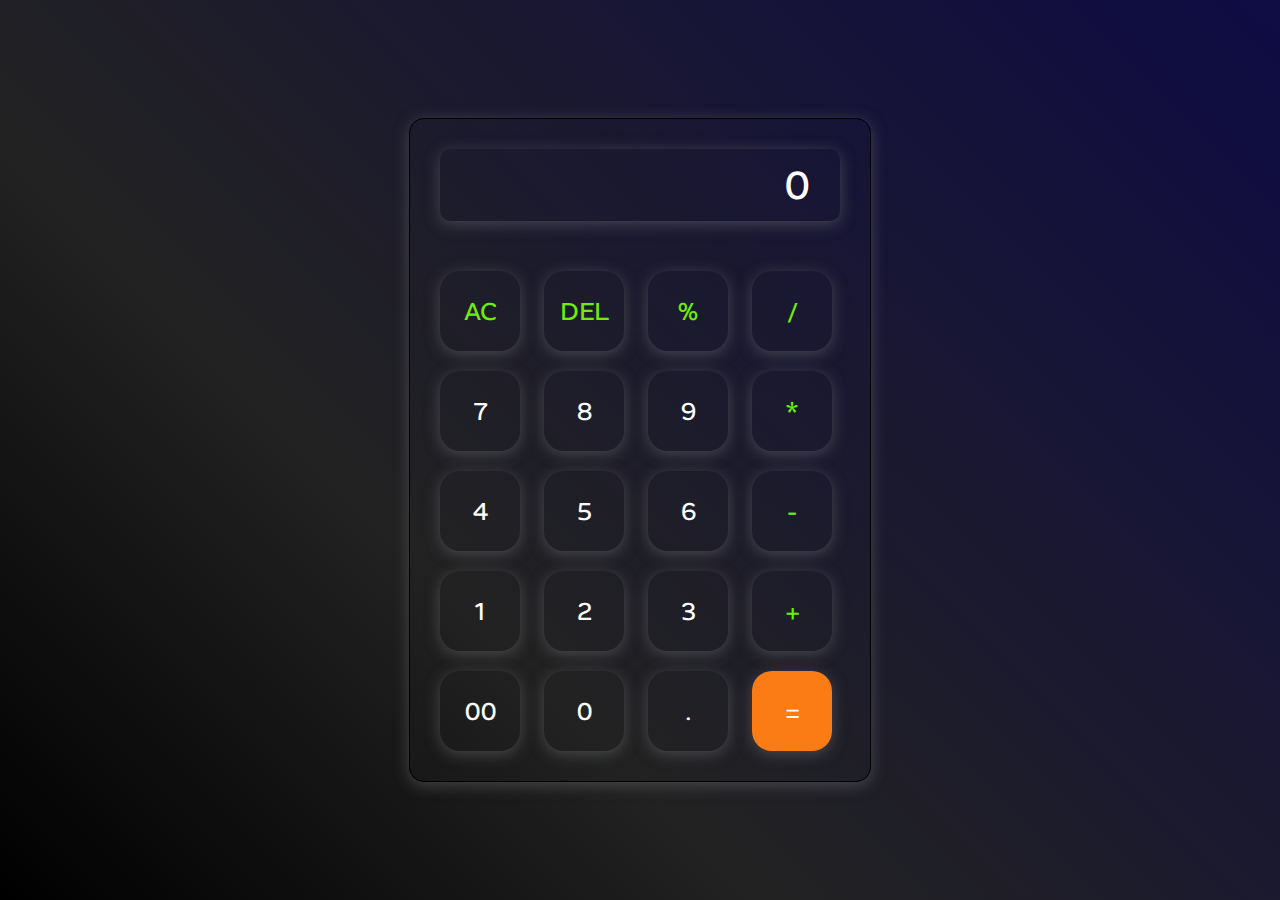
<file: calculator/index.html>
<!DOCTYPE html>
<html lang="en">
<head>
    <meta charset="UTF-8">
    <meta name="viewport" content="width=device-width, initial-scale=1.0">
    <title>Calculator</title>
    <link rel="stylesheet" href="style.css">
</head>
<body>
    <div class="calci-body">
        <input type="text" id="display" placeholder="0" disabled>
        <div class="btns">
            <button class="operator">AC</button>
            <button class="operator">DEL</button>
            <button class="operator">%</button>
            <button class="operator">/</button>
        </div>
        <div class="btns">
            <button>7</button>
            <button>8</button>
            <button>9</button>
            <button class="operator">*</button>
        </div>
        <div class="btns">
            <button>4</button>
            <button>5</button>
            <button>6</button>
            <button class="operator">-</button>
        </div>
        <div class="btns">
            <button>1</button>
            <button>2</button>
            <button>3</button>
            <button class="operator">+</button>
        </div>
        <div class="btns">
            <button>00</button>
            <button>0</button>
            <button>.</button>
            <button class="equalbtn">=</button>
        </div>
    </div>

    <script src="script.js"></script>
    
</body>

</html>
</file>
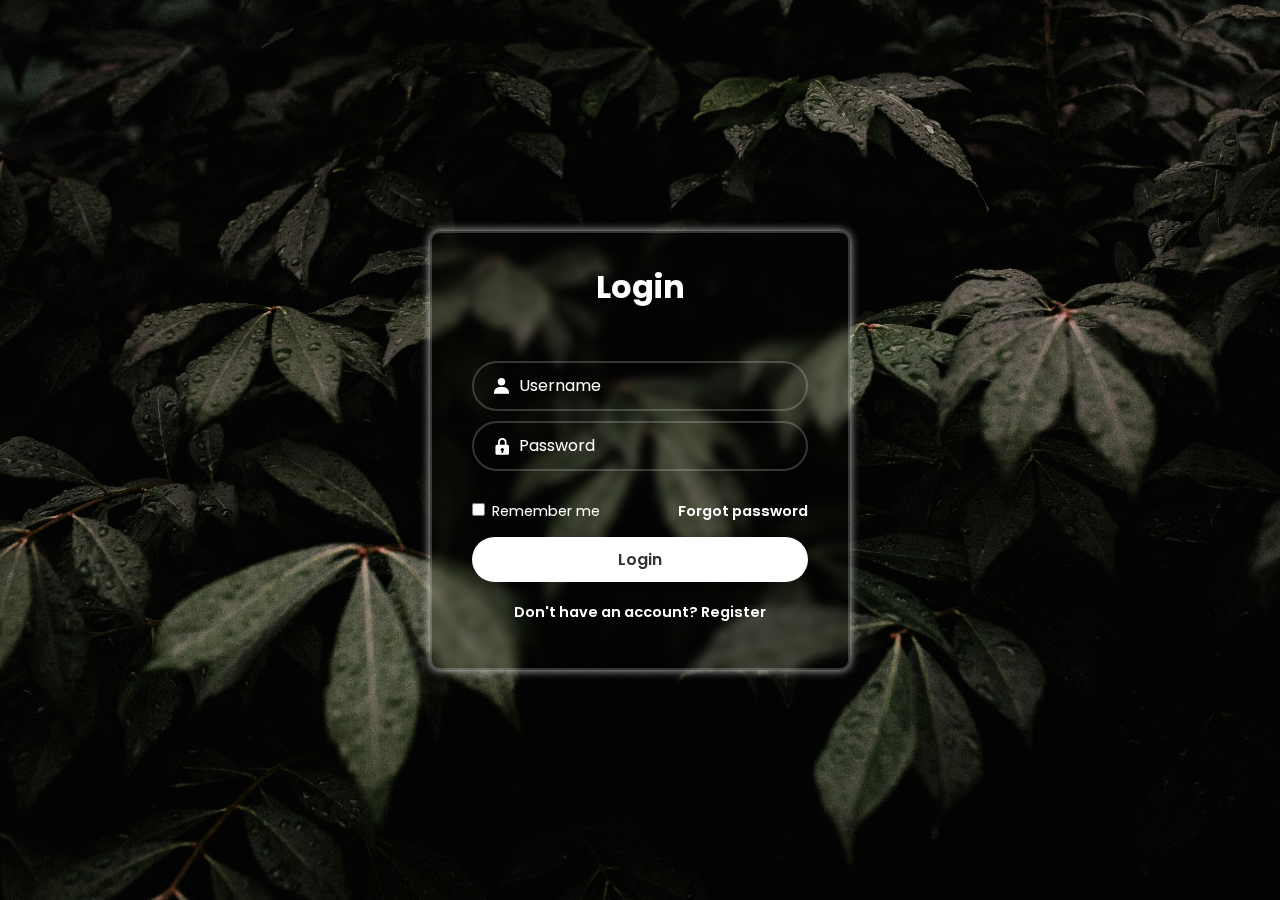
<file: login-form/index.html>
<!DOCTYPE html>
<html lang="en">
<head>
    <meta charset="UTF-8">
    <meta name="viewport" content="width=device-width, initial-scale=1.0">
    <title>LoginPage</title>
    <link rel="stylesheet" href="style.css">
    <link rel="stylesheet" href="boxicons.min.css">
</head>
<body>
    <div class="wrapper">
        <form action="">
            <h1>Login</h1>
            <div class="input-box">
                <input type="text" placeholder="Username" required autocomplete="username">
                <i class="bx  bxs-user"  ></i> 
            </div>
            <div class="input-box">
                <input type="password" placeholder="Password" required autocomplete="current-password">
                <i class="bx  bxs-lock"  ></i> 
            </div>

            <div class="remember-forgot">
                <label><input type="checkbox"> Remember me
                </label>
                <a href="#">Forgot password</a>
            </div>

            <button type="submit" class="btn">Login</button>

            <div class="register-link">
                <p>Don't have an account? <a href="#">Register</a>
                </p>
            </div>

        </form>
    </div>
    
</body>
</html>
</file>
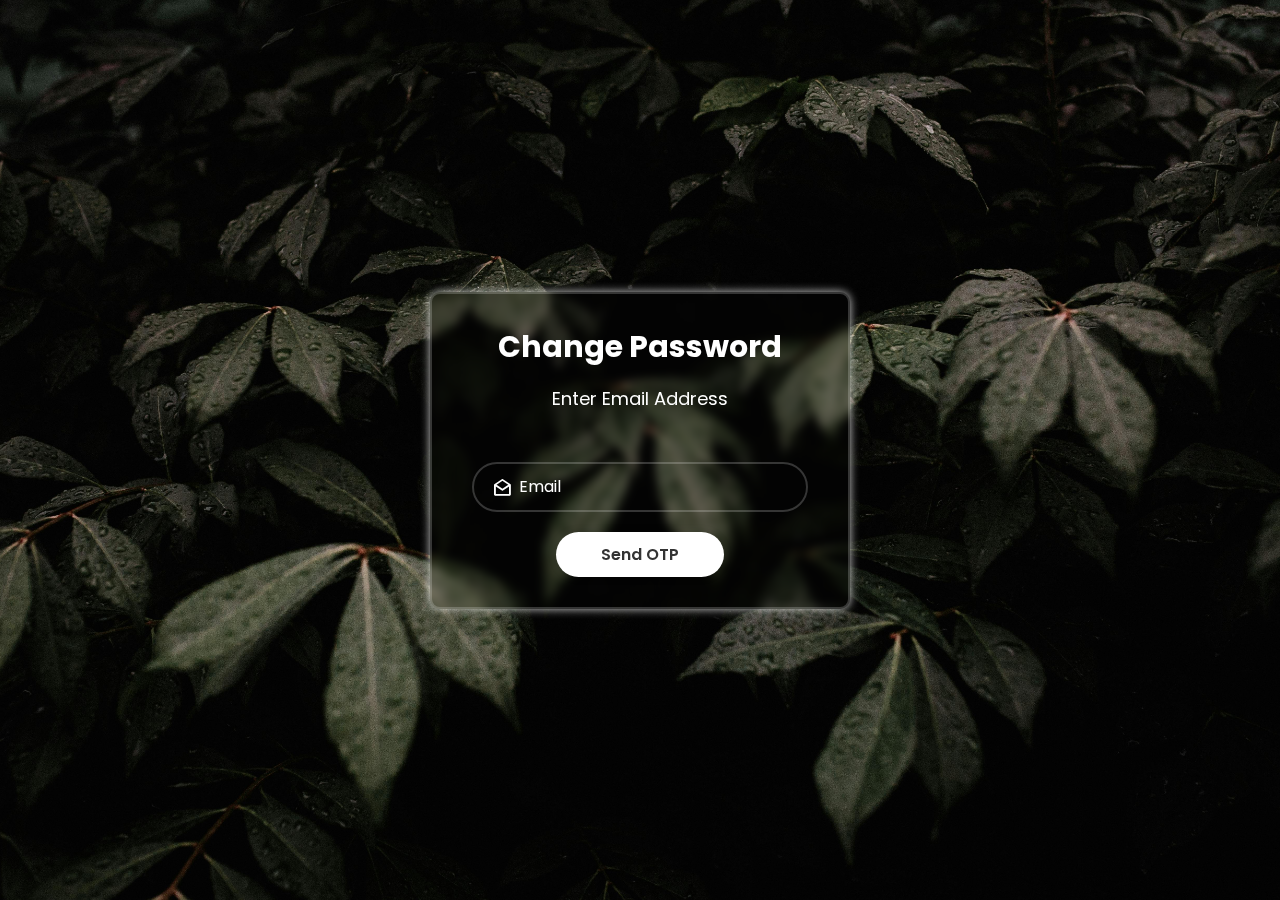
<file: login-form/forgotpassword.html>
<!DOCTYPE html>
<html lang="en">
<head>
    <meta charset="UTF-8">
    <meta name="viewport" content="width=device-width, initial-scale=1.0">
    <title>Change Password</title>
    <link rel="stylesheet" href="forgotpassword.css">
    <link rel="stylesheet" href="boxicons.min.css">
</head>
<body>
    <div class="wrapper">
        <form action="">
            <h1>Change Password</h1>
            <p>Enter Email Address</p>

            <div class="input-box">
                <input type="email" placeholder="Email" required >
                <i class="bx  bx-envelope-open"  style="color:#ffffff"></i> 
            </div>

            <button type="submit" class="btn">Send OTP</button>

        </form>
    </div>
    
</body>
</html>
</file>
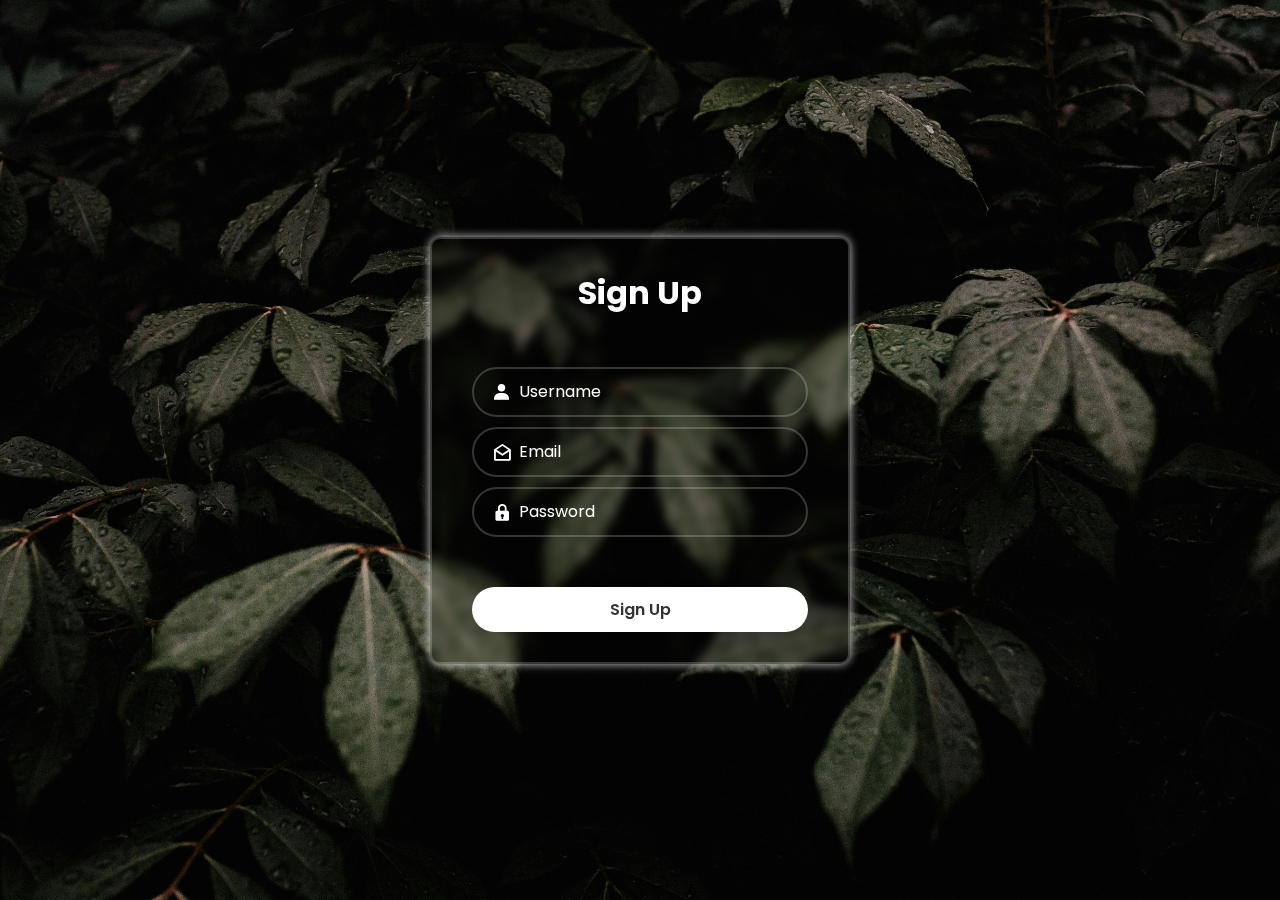
<file: login-form/signup.html>
<!DOCTYPE html>
<html lang="en">
<head>
    <meta charset="UTF-8">
    <meta name="viewport" content="width=device-width, initial-scale=1.0">
    <title>Sign Up</title>
    <link rel="stylesheet" href="signup.css">
    <link rel="stylesheet" href="boxicons.min.css">
</head>
<body>
    <div class="wrapper">
        <form action="">
            <h1>Sign Up</h1>
            <div class="input-box">
                <input type="text" placeholder="Username" required autocomplete="username">
                <i class="bx  bxs-user"  ></i> 
            </div>
            <div class="input-box">
                <input type="email" placeholder="Email" required >
                <i class="bx  bx-envelope-open"  style="color:#ffffff"></i> 
            </div>
            <div class="input-box">
                <input type="password" placeholder="Password" required autocomplete="current-password">
                <i class="bx  bxs-lock"  ></i>
            </div>

            <button type="submit" class="btn">Sign Up</button>

        </form>
    </div>
    
</body>
</html>
</file>
<file: calculator/style.css>
@import url('https://fonts.googleapis.com/css2?family=Alan+Sans:wght@300..900&family=Zalando+Sans:ital,wght@0,200..900;1,200..900&display=swap');

*{
    margin: 0;
    padding: 0;
    box-sizing: border-box;
    font-family: "Alan Sans", sans-serif;

}

body {
    display: flex;
    width: 100%;
    height: 100vh;
    justify-content: center;
    align-items: center;
    /* background: gray; */
    background: linear-gradient(45deg, rgba(0,0,0,1) 0%, rgba(34,34,34,1) 35%, rgb(15, 11, 68) 100%);
}

.calci-body {
    border: 0.5px black solid;
    border-radius: 15px;
    background: transparent;
    padding: 20px;
    box-shadow: 0px 3px 15px rgba(113, 115, 119, .5);
}

#display {
    /* overflow-x: auto; */
    /* white-space: nowrap; */
    width: 400px;
    border: none;
    padding: 10px;
    margin: 10px;
    padding-right: 30px;
    padding-left: 30px;
    /* border-radius: 40px; */
    border-radius: 10px;
    background: transparent;
    box-shadow: 0px 3px 15px rgba(113, 115, 119, .5);
    font-size: 40px;
    text-align: right;
    cursor: pointer;
    margin-bottom: 40px;
    color: white;
    transition: border-radius 0.1s;
}

#display::placeholder {
    color: white;
}

button {
    border: none;
    width: 80px;
    height: 80px;
    margin: 10px;
    border-radius: 20px;
    /* border-radius: 50%; */
    background: transparent;
    color: white;
    font-size: 25px;
    box-shadow: 0px 3px 15px rgba(113, 115, 119, .5);
    cursor: pointer;
    transition: border-radius 0.5s;
}

button:hover {
    /* border-radius: 10px; */
    border-radius: 50%;
}

.equalbtn {
    background-color: #fb7c14;
}

.operator {
    color: #6dee0a;
}
</file>
<file: login-form/style.css>
@font-face {
  font-family: "Poppins";
  src: url("fonts/Poppins-Light.ttf") format("truetype");
  font-weight: 300;
}
@font-face {
  font-family: "Poppins";
  src: url("fonts/Poppins-Regular.ttf") format("truetype");
  font-weight: 400;
}
@font-face {
  font-family: "Poppins";
  src: url("fonts/Poppins-Medium.ttf") format("truetype");
  font-weight: 500;
}
@font-face {
  font-family: "Poppins";
  src: url("fonts/Poppins-SemiBold.ttf") format("truetype");
  font-weight: 600;
}
@font-face {
  font-family: "Poppins";
  src: url("fonts/Poppins-Bold.ttf") format("truetype");
  font-weight: 700;
}
@font-face {
  font-family: "Poppins";
  src: url("fonts/Poppins-ExtraBold.ttf") format("truetype");
  font-weight: 800;
}
@font-face {
  font-family: "Poppins";
  src: url("fonts/Poppins-Black.ttf") format("truetype");
  font-weight: 900;
}

* {
    margin: 0;
    padding: 0;
    box-sizing: border-box;
    font-family: "Poppins", sans-serif;
}

body {
    display: flex;
    justify-content: center;
    align-items: center;
    min-height: 100vh;
    background: url("pexels-1.jpg") no-repeat;
    background-size: cover;
    background-position: center;
}

.wrapper {
    width: 420px;
    background: transparent;
    backdrop-filter: blur(5px);
    border: 2px solid rgba(255, 255, 255, 0.2);
    box-shadow: 0 0 10px rgba(255, 255, 255, .8);
    color: #fff;
    border-radius: 10px;
    padding: 30px 40px;
}

.wrapper h1 {
    font-size: 32px;
    text-align: center;
    color: #fff;
    margin-bottom: 50px;
}


.wrapper .input-box {
    position: relative;
    width: 100%;
    height: 50px;
    margin: 10px 0;
}

.input-box input {
    width: 100%;
    height: 100%;
    background: transparent;
    border: none;
    outline: none;
    border: 2px solid rgba(255, 255, 255, 0.2);
    border-radius: 40px;
    font-size: 16px;
    color: #fff;
    padding: 20px 30px 20px 45px;
}

.input-box input::placeholder {
    color: #fff;
}

.input-box i {
    position: absolute;
    left: 20px;
    top: 50%;
    transform: translateY(-50%);
    font-size: 20px;
}

.wrapper .remember-forgot {
    display: flex;
    justify-content: space-between;
    font-size: 14.5px;
    margin: -15px 0 15px;
    margin-top: 30px;
}

.remember-forgot label input {
    accent-color: #fff;
    margin-right: 3px;
}

.remember-forgot a {
    color: #fff;
    text-decoration: none;
}

.remember-forgot a:hover {
    text-decoration: underline;
}

.wrapper .btn{
    width: 100%;
    height: 45px;
    background: #fff;
    border: none;
    outline: none;
    border-radius: 40px;
    box-shadow: 0 0 10px rgba(0, 0, 0, .1);
    cursor: pointer;
    font-size: 16px;
    color: #333;
    font-weight: 600;
}

.wrapper .register-link {
    font-size: 14.5px;
    text-align: center;
    margin: 20px 0 15px;
}

.register-link p, a {
    color: #fff;
    text-decoration: none;
    font-weight: 600;
}

.register-link a:hover {
    text-decoration: underline;
}
</file>
<file: login-form/forgotpassword.css>
@font-face {
  font-family: "Poppins";
  src: url("fonts/Poppins-Light.ttf") format("truetype");
  font-weight: 300;
}
@font-face {
  font-family: "Poppins";
  src: url("fonts/Poppins-Regular.ttf") format("truetype");
  font-weight: 400;
}
@font-face {
  font-family: "Poppins";
  src: url("fonts/Poppins-Medium.ttf") format("truetype");
  font-weight: 500;
}
@font-face {
  font-family: "Poppins";
  src: url("fonts/Poppins-SemiBold.ttf") format("truetype");
  font-weight: 600;
}
@font-face {
  font-family: "Poppins";
  src: url("fonts/Poppins-Bold.ttf") format("truetype");
  font-weight: 700;
}
@font-face {
  font-family: "Poppins";
  src: url("fonts/Poppins-ExtraBold.ttf") format("truetype");
  font-weight: 800;
}
@font-face {
  font-family: "Poppins";
  src: url("fonts/Poppins-Black.ttf") format("truetype");
  font-weight: 900;
}

* {
    margin: 0;
    padding: 0;
    box-sizing: border-box;
    font-family: "Poppins", sans-serif;
}

body {
    display: flex;
    justify-content: center;
    align-items: center;
    min-height: 100vh;
    background: url("pexels-1.jpg") no-repeat;
    background-size: cover;
    background-position: center;
}

.wrapper {
    width: 420px;
    background: transparent;
    backdrop-filter: blur(5px);
    border: 2px solid rgba(255, 255, 255, 0.2);
    box-shadow: 0 0 10px rgba(255, 255, 255, .8);
    color: #fff;
    border-radius: 10px;
    padding: 30px 40px;
}

.wrapper h1 {
    font-size: 30px;
    text-align: center;
    color: #fff;
    margin-bottom: 15px;
}

.wrapper p {
    font-size: 18px;
    text-align: center;
    color: #fff;
    margin-bottom: 50px;
}

.wrapper .input-box {
    position: relative;
    width: 100%;
    height: 50px;
    margin: 20px 0;
}

.input-box input {
    width: 100%;
    height: 100%;
    background: transparent;
    border: none;
    outline: none;
    border: 2px solid rgba(255, 255, 255, 0.2);
    border-radius: 40px;
    font-size: 16px;
    color: #fff;
    padding: 20px 30px 20px 45px;
}

.input-box input::placeholder {
    color: #fff;
}

.input-box i {
    position: absolute;
    left: 20px;
    top: 50%;
    transform: translateY(-50%);
    font-size: 20px;
}

.wrapper .btn{
    display: block;
    width: 50%;
    height: 45px;
    align-items: center;
    background: #fff;
    border: none;
    outline: none;
    border-radius: 40px;
    box-shadow: 0 0 10px rgba(0, 0, 0, .1);
    cursor: pointer;
    font-size: 16px;
    color: #333;
    font-weight: 600;
    margin: 0 auto;
}
</file>
<file: login-form/signup.css>
@font-face {
  font-family: "Poppins";
  src: url("fonts/Poppins-Light.ttf") format("truetype");
  font-weight: 300;
}
@font-face {
  font-family: "Poppins";
  src: url("fonts/Poppins-Regular.ttf") format("truetype");
  font-weight: 400;
}
@font-face {
  font-family: "Poppins";
  src: url("fonts/Poppins-Medium.ttf") format("truetype");
  font-weight: 500;
}
@font-face {
  font-family: "Poppins";
  src: url("fonts/Poppins-SemiBold.ttf") format("truetype");
  font-weight: 600;
}
@font-face {
  font-family: "Poppins";
  src: url("fonts/Poppins-Bold.ttf") format("truetype");
  font-weight: 700;
}
@font-face {
  font-family: "Poppins";
  src: url("fonts/Poppins-ExtraBold.ttf") format("truetype");
  font-weight: 800;
}
@font-face {
  font-family: "Poppins";
  src: url("fonts/Poppins-Black.ttf") format("truetype");
  font-weight: 900;
}

* {
    margin: 0;
    padding: 0;
    box-sizing: border-box;
    font-family: "Poppins", sans-serif;
}

body {
    display: flex;
    justify-content: center;
    align-items: center;
    min-height: 100vh;
    background: url("pexels-1.jpg") no-repeat;
    background-size: cover;
    background-position: center;
}

.wrapper {
    width: 420px;
    background: transparent;
    backdrop-filter: blur(5px);
    border: 2px solid rgba(255, 255, 255, 0.2);
    box-shadow: 0 0 10px rgba(255, 255, 255, .8);
    color: #fff;
    border-radius: 10px;
    padding: 30px 40px;
}

.wrapper h1 {
    font-size: 32px;
    text-align: center;
    color: #fff;
    margin-bottom: 50px;
}

.wrapper .input-box {
    position: relative;
    width: 100%;
    height: 50px;
    margin: 10px 0;
}

.input-box input {
    width: 100%;
    height: 100%;
    background: transparent;
    border: none;
    outline: none;
    border: 2px solid rgba(255, 255, 255, 0.2);
    border-radius: 40px;
    font-size: 16px;
    color: #fff;
    padding: 20px 30px 20px 45px;
}

.input-box input::placeholder {
    color: #fff;
}

.input-box i {
    position: absolute;
    left: 20px;
    top: 50%;
    transform: translateY(-50%);
    font-size: 20px;
}

.wrapper .btn{
    width: 100%;
    height: 45px;
    background: #fff;
    border: none;
    outline: none;
    border-radius: 40px;
    box-shadow: 0 0 10px rgba(0, 0, 0, .1);
    cursor: pointer;
    font-size: 16px;
    color: #333;
    font-weight: 600;
    margin-top: 40px;
}
</file>
